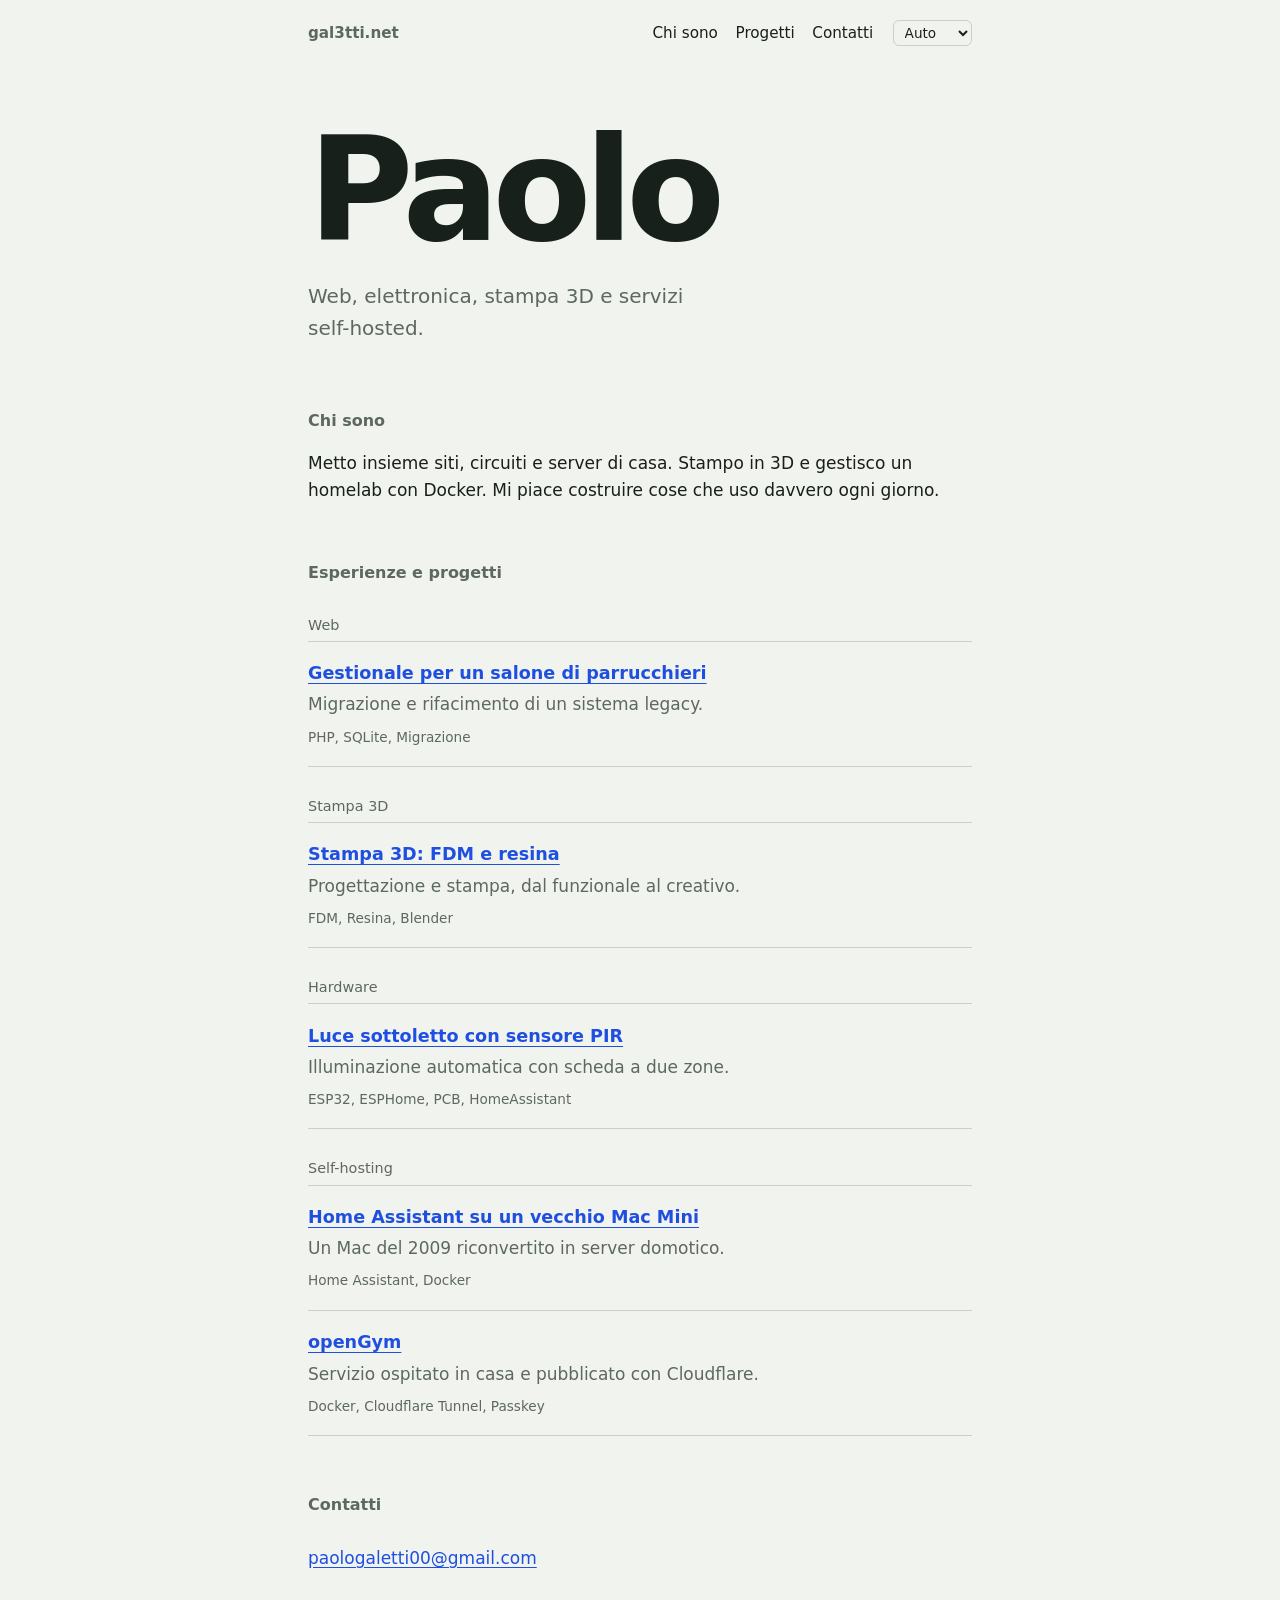
<file: index.html>
<!doctype html>
<html lang="it">
<head>
<meta charset="utf-8">
<meta name="viewport" content="width=device-width, initial-scale=1">
<title>Paolo</title>
<meta name="description" content="Pagina personale di Paolo: web, elettronica, stampa 3D e servizi self-hosted.">
<link rel="icon" href="data:image/svg+xml,<svg xmlns='http://www.w3.org/2000/svg' viewBox='0 0 100 100'><text y='.9em' font-size='90'>🛠️</text></svg>">
<script src="theme.js"></script>
<link rel="stylesheet" href="style.css">
</head>
<body>
<main>
<header class="top">
  <a class="brand" href="/">gal3tti.net</a>
  <nav aria-label="Menu principale">
    <a href="/#chi-sono">Chi sono</a>
    <a href="/#progetti">Progetti</a>
    <a href="/#contatti">Contatti</a>
  </nav>
  <select id="theme" aria-label="Tema">
    <option value="auto">Auto</option>
    <option value="light">Chiaro</option>
    <option value="dark">Scuro</option>
  </select>
</header>
  <h1 id="name">Paolo</h1>
  <p id="tagline" class="lead"></p>
  <section id="chi-sono" aria-labelledby="h-about">
    <h2 id="h-about">Chi sono</h2>
    <p id="about"></p>
  </section>
  <section id="progetti" aria-labelledby="h-projects">
    <h2 id="h-projects">Esperienze e progetti</h2>
    <div id="projects"></div>
  </section>
  <section id="contatti" aria-labelledby="h-contact">
    <h2 id="h-contact">Contatti</h2>
    <ul id="links" class="links"></ul>
  </section>
  <noscript><p>Questa pagina ha bisogno di JavaScript per mostrare i contenuti.</p></noscript>
</main>
<script src="site.js"></script>
</body>
</html>
</file>
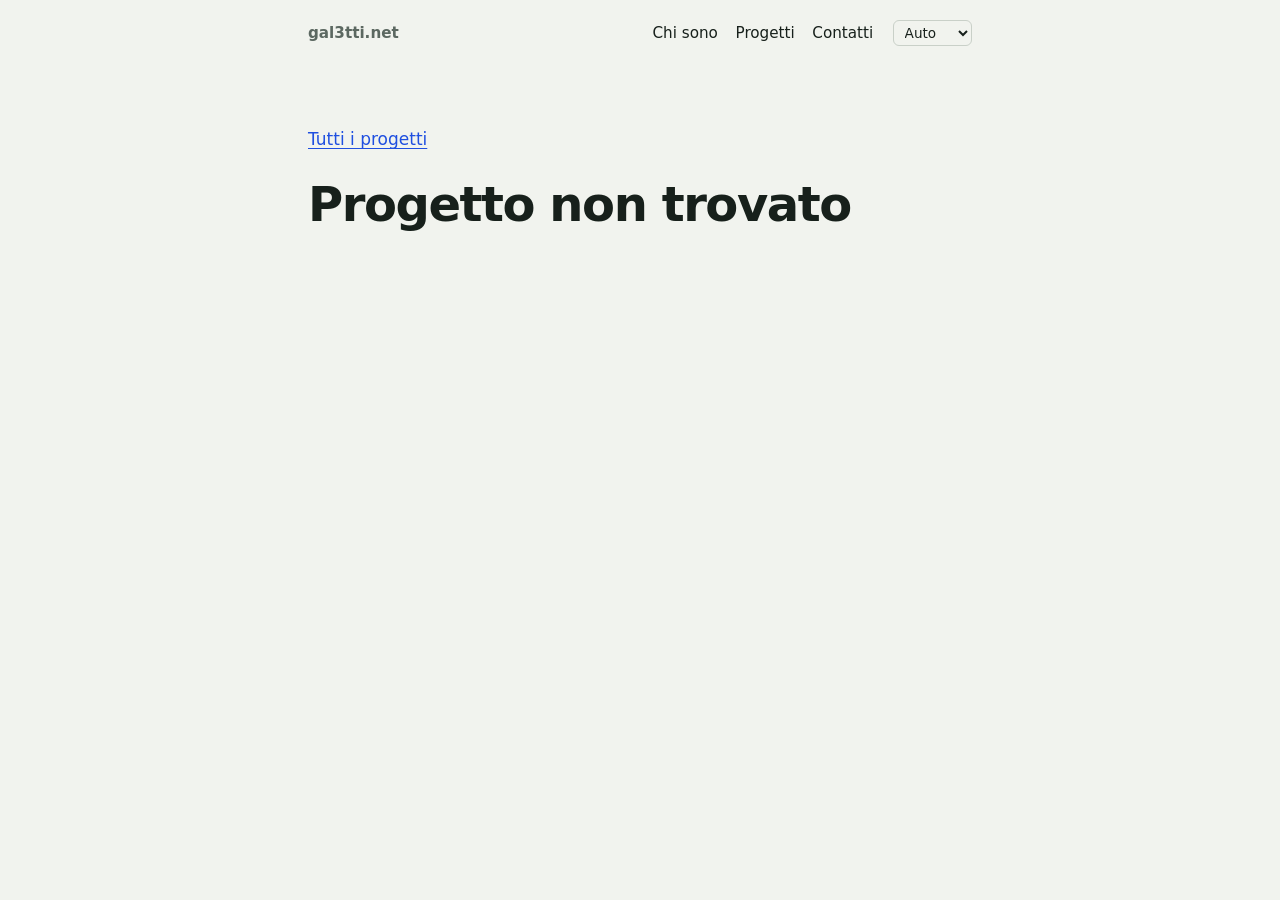
<file: progetto.html>
<!doctype html>
<html lang="it">
<head>
<meta charset="utf-8">
<meta name="viewport" content="width=device-width, initial-scale=1">
<title>Progetto</title>
<link rel="icon" href="data:image/svg+xml,<svg xmlns='http://www.w3.org/2000/svg' viewBox='0 0 100 100'><text y='.9em' font-size='90'>🛠️</text></svg>">
<script src="theme.js"></script>
<link rel="stylesheet" href="style.css">
</head>
<body>
<main>
<header class="top">
  <a class="brand" href="/">gal3tti.net</a>
  <nav aria-label="Menu principale">
    <a href="/#chi-sono">Chi sono</a>
    <a href="/#progetti">Progetti</a>
    <a href="/#contatti">Contatti</a>
  </nav>
  <select id="theme" aria-label="Tema">
    <option value="auto">Auto</option>
    <option value="light">Chiaro</option>
    <option value="dark">Scuro</option>
  </select>
</header>
  <article id="project">
    <p><a href="/#progetti">Tutti i progetti</a></p>
    <h1 id="p-title" class="small"></h1>
    <p id="p-meta" class="tags"></p>
    <div id="p-body" class="body"></div>
    <ul id="p-links" class="links"></ul>
  </article>
  <noscript><p>Questa pagina ha bisogno di JavaScript per mostrare i contenuti.</p></noscript>
</main>
<script src="site.js"></script>
</body>
</html>
</file>
<file: style.css>
:root{
  --bg:#f1f3ee; --fg:#17201b; --muted:#5c6861; --line:#c9d0c8; --accent:#1f4fe0;
  color-scheme:light;
}
@media (prefers-color-scheme:dark){
  :root:not([data-theme="light"]){
    --bg:#0f1412; --fg:#e7ede9; --muted:#97a39b; --line:#2a342e; --accent:#8fb4ff; color-scheme:dark;
  }
}
:root[data-theme="dark"]{
  --bg:#0f1412; --fg:#e7ede9; --muted:#97a39b; --line:#2a342e; --accent:#8fb4ff; color-scheme:dark;
}
*{box-sizing:border-box}
html{-webkit-text-size-adjust:100%; scroll-behavior:smooth}
body{
  margin:0; background:var(--bg); color:var(--fg);
  font:17px/1.6 system-ui,-apple-system,"Segoe UI",Roboto,sans-serif;
}
main{max-width:44rem; margin:0 auto; padding:1.25rem 1.25rem 4rem}
.top{display:flex; flex-wrap:wrap; align-items:center; gap:.5rem 1.25rem; margin-bottom:clamp(2.5rem,9vw,5rem); font-size:.95rem}
.brand{color:var(--muted); text-decoration:none; font-weight:600}
.top nav{display:flex; gap:1.1rem; order:3; width:100%}
.top nav a{color:var(--fg); text-decoration:none}
.top nav a:hover,.brand:hover{color:var(--accent)}
#theme{
  margin-left:auto; font:inherit; font-size:.85rem; color:var(--fg); background:transparent;
  border:1px solid var(--line); border-radius:6px; padding:.2rem .4rem;
}
@media (min-width:40rem){
  .top nav{order:0; width:auto; margin-left:auto}
  #theme{margin-left:0}
}
h1{
  font-size:clamp(4rem,22vw,9rem); line-height:.9; margin:0 0 1.5rem;
  font-weight:800; letter-spacing:-.05em;
}
h1.small{font-size:clamp(2rem,8vw,3rem); line-height:1.1; letter-spacing:-.03em; margin:1.5rem 0 .75rem}
.lead{font-size:1.25rem; color:var(--muted); max-width:30ch; margin:0 0 4rem}
h2{font-size:1rem; font-weight:700; margin:0 0 1rem; color:var(--muted)}
section{margin-bottom:3.5rem; scroll-margin-top:1rem}
p{margin:0; max-width:62ch}
ul{list-style:none; padding:0; margin:0}
a{color:var(--accent); text-underline-offset:.2em}
a:focus-visible,#theme:focus-visible{outline:2px solid var(--accent); outline-offset:3px; border-radius:2px}
.grp{font-size:.9rem; color:var(--muted); margin:1.75rem 0 .25rem}
.projects li{padding:1.1rem 0; border-top:1px solid var(--line)}
.projects li:last-child{border-bottom:1px solid var(--line)}
.projects h3{font-size:1.1rem; margin:0 0 .25rem; font-weight:650}
.projects p{color:var(--muted)}
.tags{margin-top:.5rem; font-size:.85rem; color:var(--muted)}
.body p{margin:0 0 1rem}
.links{margin-top:1.5rem}
.links li{padding:.2rem 0}
</file>
